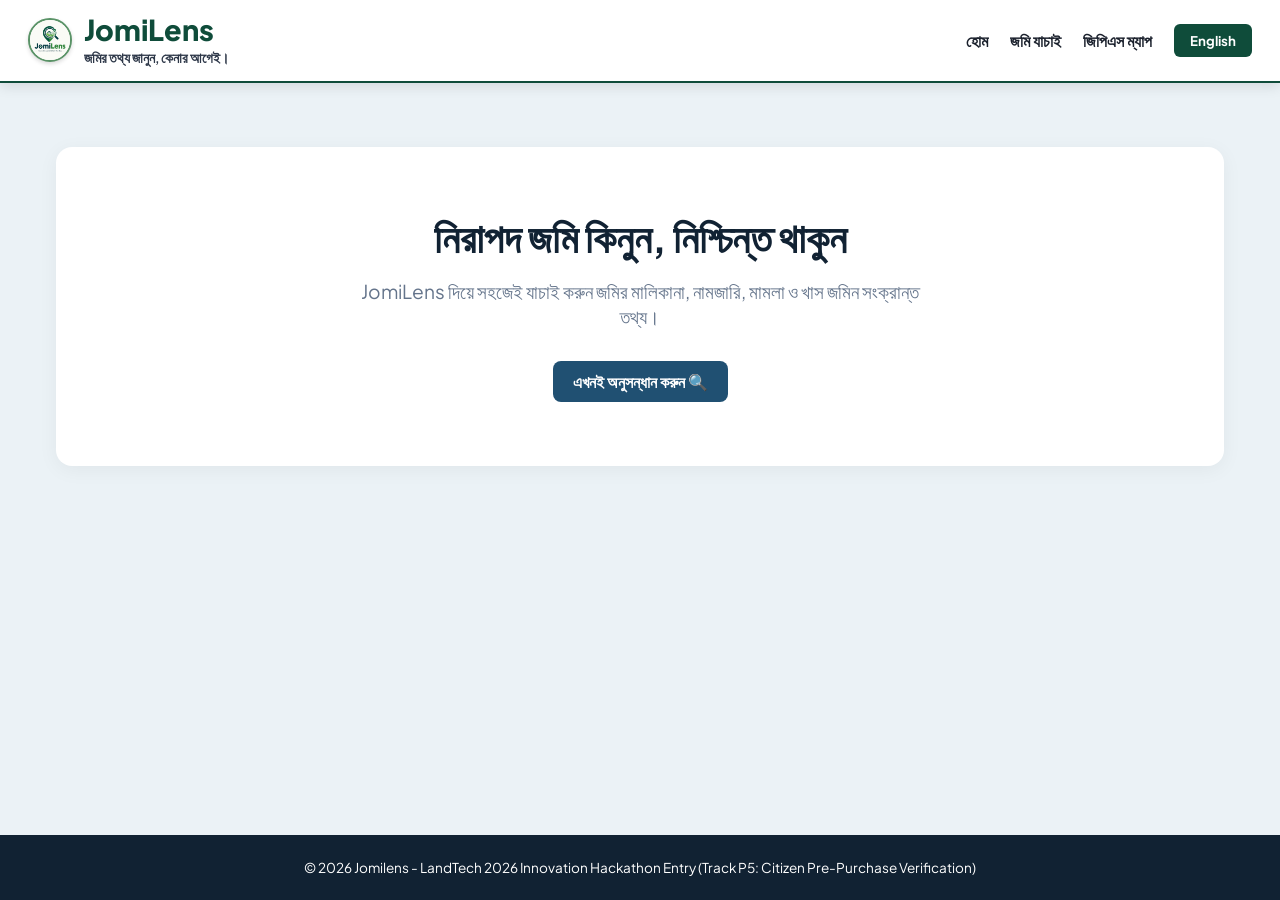
<file: index.html>
<!DOCTYPE html>
<html lang="en">
<head>
  <meta charset="UTF-8">
  <meta name="viewport" content="width=device-width, initial-scale=1.0">
  <title>Jomilens - "Know the Land, Before You Buy."</title>
  <link href="https://fonts.googleapis.com/css2?family=Plus+Jakarta+Sans:wght@400;500;600;700&display=swap" rel="stylesheet">
  <link rel="stylesheet" href="style.css">
</head>
<body>
  <!-- Splash Screen / Intro Animation -->
<div id="splash-screen">
  <img src="logo.png" alt="JomiLens Logo" class="splash-logo">
  <h1 class="splash-title">JomiLens</h1>
  <p class="splash-tagline" data-bn="জমির তথ্য জানুন, কেনার আগেই।" data-en="Know the Land, Before You Buy.">জমির তথ্য জানুন, কেনার আগেই।</p>
</div>

  <header class="navbar">
  <a href="index.html" class="brand">
    <div class="logo-icon">
      <img src="logo.png" alt="JomiLens Logo">
    </div>
    <div class="brand-text">
      <h1>JomiLens</h1>
      <p data-bn="জমির তথ্য জানুন, কেনার আগেই।" data-en="Know the Land, Before You Buy.">জমির তথ্য জানুন, কেনার আগেই।</p>
    </div>
  </a>
  <nav class="nav-links">
    <a href="index.html" data-bn="হোম" data-en="Home">হোম</a>
    <a href="search.html" data-bn="জমি যাচাই" data-en="Verify Land">জমি যাচাই</a>
    <a href="map.html" data-bn="জিপিএস ম্যাপ" data-en="GPS Map">জিপিএস ম্যাপ</a>
    <button class="btn btn-outline" id="langBtn" onclick="toggleLanguage()">English</button>
  </nav>
</header>

  <div class="container">
    <section class="hero">
  <h2 data-bn="নিরাপদ জমি কিনুন, নিশ্চিন্ত থাকুন" data-en="Buy Safe Land, Stay Secure">নিরাপদ জমি কিনুন, নিশ্চিন্ত থাকুন</h2>
  <p data-bn="JomiLens দিয়ে সহজেই যাচাই করুন জমির মালিকানা, নামজারি, মামলা ও খাস জমিন সংক্রান্ত তথ্য।" data-en="Verify land ownership, mutation history, legal disputes, and acquisition status effortlessly with JomiLens.">JomiLens দিয়ে সহজেই যাচাই করুন জমির মালিকানা, নামজারি, মামলা ও খাস জমিন সংক্রান্ত তথ্য।</p>
  <a href="search.html" class="btn btn-primary" data-bn="এখনই অনুসন্ধান করুন 🔍" data-en="Start Verification 🔍">এখনই অনুসন্ধান করুন 🔍</a>
</section>
  </div>

  <footer>
    <p>© 2026 Jomilens - LandTech 2026 Innovation Hackathon Entry (Track P5: Citizen Pre-Purchase Verification)</p>
  </footer>

  <script src="script.js"></script>
</body>
</html>
</file>
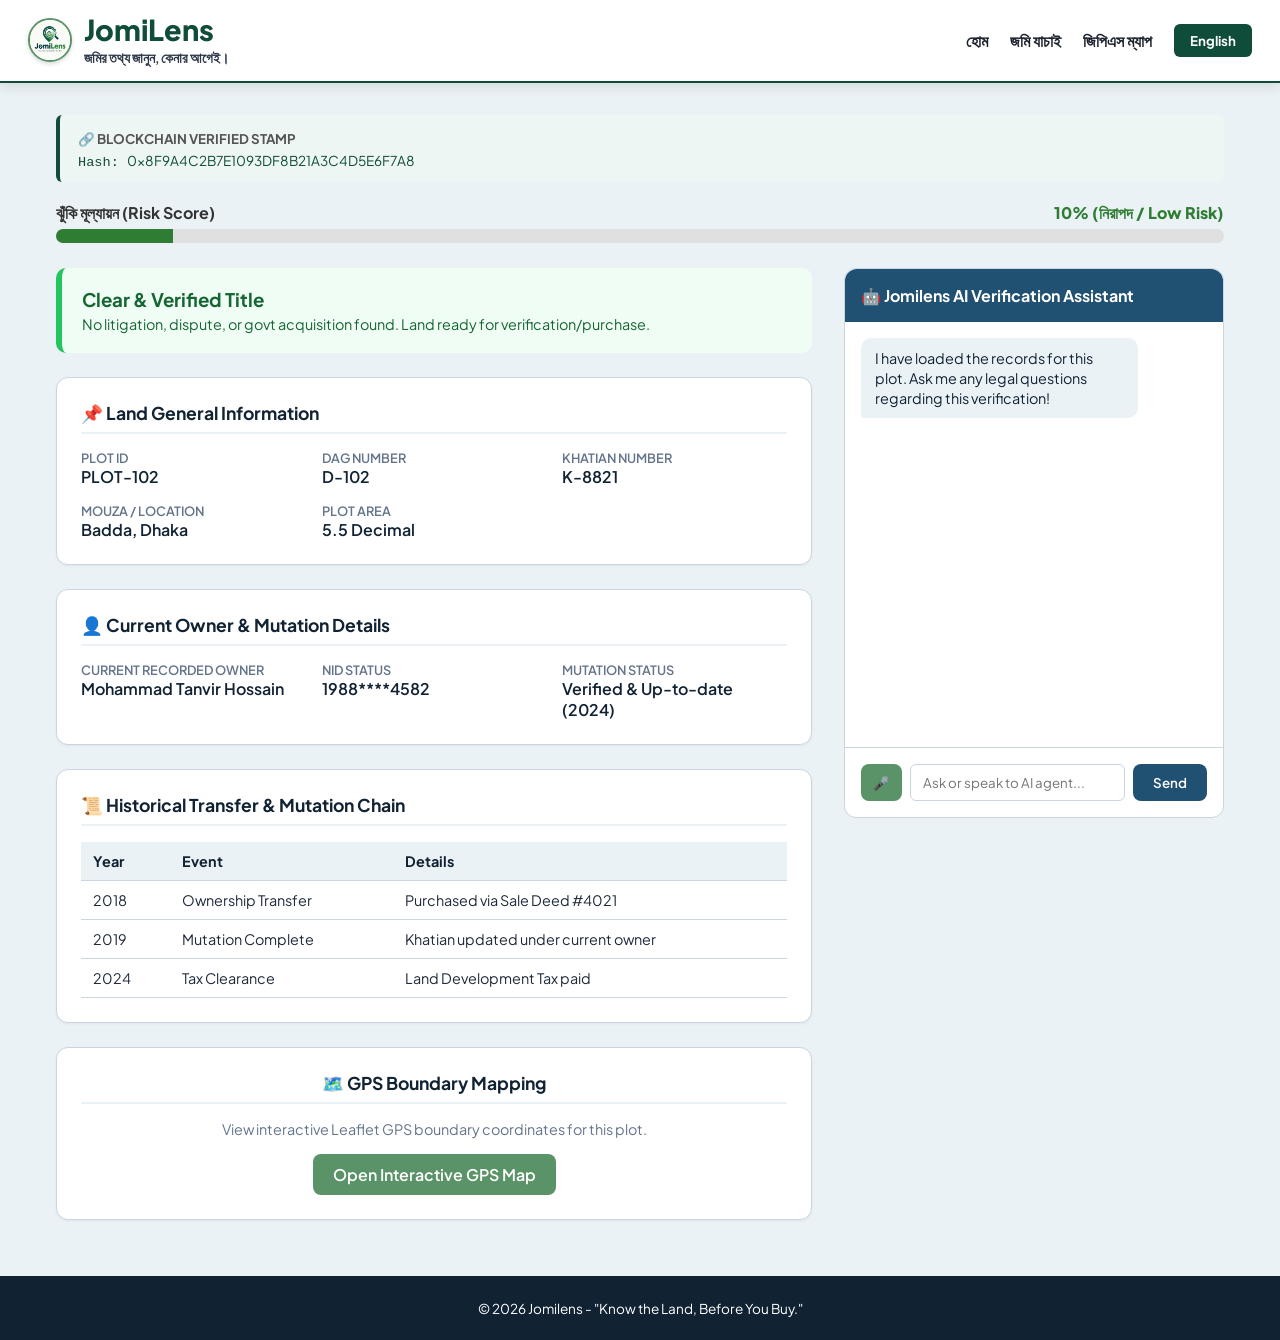
<file: result.html>
<!DOCTYPE html>
<html lang="en">
<head>
  <meta charset="UTF-8">
  <meta name="viewport" content="width=device-width, initial-scale=1.0">
  <title>Jomilens - Land Verification Result</title>
  <link href="https://fonts.googleapis.com/css2?family=Plus+Jakarta+Sans:wght@400;500;600;700&display=swap" rel="stylesheet">
  <link rel="stylesheet" href="style.css">
</head>
<body>

  <header class="navbar">
  <a href="index.html" class="brand">
    <div class="logo-icon">
      <img src="logo.png" alt="JomiLens Logo">
    </div>
    <div class="brand-text">
      <h1>JomiLens</h1>
      <p data-bn="জমির তথ্য জানুন, কেনার আগেই।" data-en="Know the Land, Before You Buy.">জমির তথ্য জানুন, কেনার আগেই।</p>
    </div>
  </a>
  <nav class="nav-links">
    <a href="index.html" data-bn="হোম" data-en="Home">হোম</a>
    <a href="search.html" data-bn="জমি যাচাই" data-en="Verify Land">জমি যাচাই</a>
    <a href="map.html" data-bn="জিপিএস ম্যাপ" data-en="GPS Map">জিপিএস ম্যাপ</a>
    <button class="btn btn-outline" id="langBtn" onclick="toggleLanguage()">English</button>
  </nav>
</header>

  <div class="container">
    <!-- Blockchain Hash Stamp -->
<div style="background: #eef6f3; padding: 12px 18px; border-left: 4px solid #0f4c3a; border-radius: 6px; margin-bottom: 20px;">
  <small style="color: #555; text-transform: uppercase; font-weight: 700;">🔗 Blockchain Verified Stamp</small>
  <div style="font-family: monospace; font-size: 0.85rem; color: #0f4c3a; word-break: break-all; margin-top: 4px;">
    Hash: <span id="blockHash">0x8F9A4C2B7E1093DF8B21A3C4D5E6F7A8</span>
  </div>
</div>

<!-- Multi-Tier Risk Meter -->
<div style="margin-bottom: 25px;">
  <div style="display: flex; justify-content: space-between; align-items: center; margin-bottom: 6px;">
    <span style="font-weight: 700; color: #333;" data-bn="ঝুঁকি মূল্যায়ন (Risk Score)" data-en="Risk Assessment Score">ঝুঁকি মূল্যায়ন (Risk Score):</span>
    <span id="riskPercentage" style="font-weight: 800; color: #2e7d32;">10% (নিরাপদ / Low Risk)</span>
  </div>
  <div style="width: 100%; background: #e0e0e0; height: 14px; border-radius: 7px; overflow: hidden;">
    <div id="riskBar" style="width: 10%; height: 100%; background: #2e7d32; transition: width 0.5s ease;"></div>
  </div>
</div>
    <div class="split-layout">
      <div>
        <div id="riskBox" class="risk-box risk-safe">
          <h3 id="riskTitle" style="font-weight: 700;">Loading Verification Status...</h3>
          <p id="riskDesc" style="font-size: 0.9rem; margin-top: 4px;"></p>
        </div>

        <div class="card">
          <h3 class="card-title">📌 Land General Information</h3>
          <div class="info-grid">
            <div class="info-item"><label>Plot ID</label><span id="resPlotId">-</span></div>
            <div class="info-item"><label>Dag Number</label><span id="resDag">-</span></div>
            <div class="info-item"><label>Khatian Number</label><span id="resKhatian">-</span></div>
            <div class="info-item"><label>Mouza / Location</label><span id="resMouza">-</span></div>
            <div class="info-item"><label>Plot Area</label><span id="resArea">-</span></div>
          </div>
        </div>

        <div class="card">
          <h3 class="card-title">👤 Current Owner & Mutation Details</h3>
          <div class="info-grid">
            <div class="info-item"><label>Current Recorded Owner</label><span id="resOwner">-</span></div>
            <div class="info-item"><label>NID Status</label><span id="resNid">-</span></div>
            <div class="info-item"><label>Mutation Status</label><span id="resMutation">-</span></div>
          </div>
        </div>

        <div class="card">
          <h3 class="card-title">📜 Historical Transfer & Mutation Chain</h3>
          <table class="custom-table">
            <thead>
              <tr>
                <th>Year</th>
                <th>Event</th>
                <th>Details</th>
              </tr>
            </thead>
            <tbody id="historyTableBody">
            </tbody>
          </table>
        </div>

        <div class="card" style="text-align: center;">
          <h3 class="card-title" style="justify-content: center;">🗺️ GPS Boundary Mapping</h3>
          <p style="color: var(--text-muted); margin-bottom: 1rem; font-size: 0.9rem;">View interactive Leaflet GPS boundary coordinates for this plot.</p>
          <a href="map.html" class="btn btn-success">Open Interactive GPS Map</a>
        </div>
      </div>

      <div>
        <div class="ai-panel">
          <div class="ai-header">🤖 Jomilens AI Verification Assistant</div>
          <div class="chat-box" id="chatBox">
            <div class="msg msg-bot">
              I have loaded the records for this plot. Ask me any legal questions regarding this verification!
            </div>
          </div>
          <div class="chat-input-area">
  <button class="btn" id="micBtn" onclick="startVoiceRecognition()" style="background: var(--soft-green); color: white; padding: 8px 12px;" title="Voice Search">🎤</button>
  <input type="text" id="chatInput" class="chat-input" placeholder="Ask or speak to AI agent..." onkeypress="if(event.key==='Enter') sendAiMessage()">
  <button class="btn btn-primary" onclick="sendAiMessage()">Send</button>
</div>
        </div>
      </div>
    </div>
  </div>

  <footer>
    <p>© 2026 Jomilens - "Know the Land, Before You Buy."</p>
  </footer>

  <script src="script.js"></script>
  <script>
    window.addEventListener('DOMContentLoaded', () => {
      let plotId = localStorage.getItem('selectedPlotId') || 'PLOT-102';
      let data = mockDatabase[plotId] || mockDatabase['PLOT-102'];

      const riskBox = document.getElementById('riskBox');
      const riskTitle = document.getElementById('riskTitle');
      const riskDesc = document.getElementById('riskDesc');

      riskTitle.innerText = data.riskTitle;
      riskDesc.innerText = data.riskDesc;

      riskBox.className = 'risk-box ' + (
        data.riskLevel === 'SAFE' ? 'risk-safe' :
        data.riskLevel === 'MEDIUM' ? 'risk-medium' : 'risk-high'
      );

      document.getElementById('resPlotId').innerText = data.plotId;
      document.getElementById('resDag').innerText = data.dag;
      document.getElementById('resKhatian').innerText = data.khatian;
      document.getElementById('resMouza').innerText = data.mouza;
      document.getElementById('resArea').innerText = data.area;
      document.getElementById('resOwner').innerText = data.owner;
      document.getElementById('resNid').innerText = data.nid;
      document.getElementById('resMutation').innerText = data.mutationStatus;

      const tbody = document.getElementById('historyTableBody');
      tbody.innerHTML = '';
      data.history.forEach(item => {
        const tr = document.createElement('tr');
        tr.innerHTML = `<td>${item.year}</td><td>${item.event}</td><td>${item.detail}</td>`;
        tbody.appendChild(tr);
      });
    });
  </script>
</body>
</html>
</file>
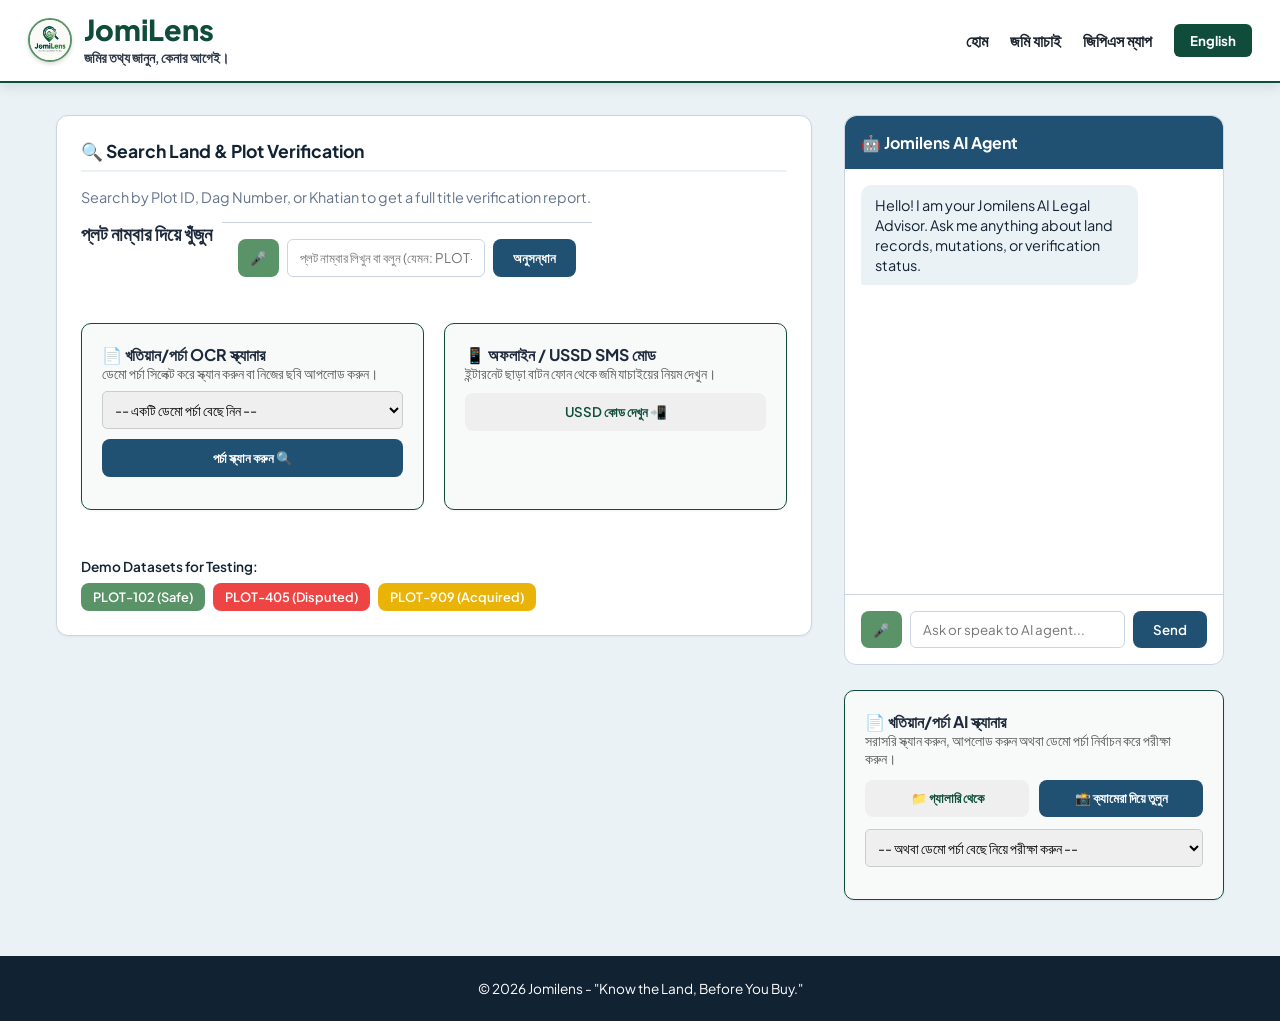
<file: search.html>
<!DOCTYPE html>
<html lang="en">
<head>
  <meta charset="UTF-8">
  <meta name="viewport" content="width=device-width, initial-scale=1.0">
  <title>Jomilens - Search Verification</title>
  <link href="https://fonts.googleapis.com/css2?family=Plus+Jakarta+Sans:wght@400;500;600;700&display=swap" rel="stylesheet">
  <link rel="stylesheet" href="style.css">
</head>
<body>

  <header class="navbar">
  <a href="index.html" class="brand">
    <div class="logo-icon">
      <img src="logo.png" alt="JomiLens Logo">
    </div>
    <div class="brand-text">
      <h1>JomiLens</h1>
      <p data-bn="জমির তথ্য জানুন, কেনার আগেই।" data-en="Know the Land, Before You Buy.">জমির তথ্য জানুন, কেনার আগেই।</p>
    </div>
  </a>
  <nav class="nav-links">
    <a href="index.html" data-bn="হোম" data-en="Home">হোম</a>
    <a href="search.html" data-bn="জমি যাচাই" data-en="Verify Land">জমি যাচাই</a>
    <a href="map.html" data-bn="জিপিএস ম্যাপ" data-en="GPS Map">জিপিএস ম্যাপ</a>
    <button class="btn btn-outline" id="langBtn" onclick="toggleLanguage()">English</button>
  </nav>
</header>

  <div class="container">
    <div class="split-layout">
      <div>
        <div class="card">
          <h2 class="card-title">🔍 Search Land & Plot Verification</h2>
          <p style="color: var(--text-muted); margin-bottom: 1rem; font-size: 0.9rem;">
            Search by Plot ID, Dag Number, or Khatian to get a full title verification report.
          </p>

          <div class="search-box">
  <h3 data-bn="প্লট নাম্বার দিয়ে খুঁজুন" data-en="Search by Plot Number">প্লট নাম্বার দিয়ে খুঁজুন</h3>
  <div class="chat-input-area">
    <button class="btn" id="micBtn" onclick="startVoiceRecognition()" style="background: var(--soft-green); color: white; padding: 8px 12px;" title="ভয়েস সার্চ">🎤</button>
    <input type="text" id="chatInput" class="chat-input" placeholder="প্লট নাম্বার লিখুন বা বলুন (যেমন: PLOT-102)..." onkeypress="if(event.key==='Enter') sendAiMessage()">
    <button class="btn btn-primary" onclick="sendAiMessage()" data-bn="অনুসন্ধান" data-en="Send">অনুসন্ধান</button>
  </div>
</div>
<!-- Advanced Features Section -->
<div class="advanced-features-grid" style="margin-top: 30px; display: grid; grid-template-columns: repeat(auto-fit, minmax(280px, 1fr)); gap: 20px;">
  
  <!-- Feature 1: Porcha OCR Scanner with Demo Samples -->
  <div class="card" style="padding: 20px; border-radius: 10px; background: #f8faf9; border: 1px solid #0f4c3a;">
    <h4 data-bn="📄 খতিয়ান/পর্চা OCR স্ক্যানার" data-en="📄 Khatian Document OCR Scanner">📄 খতিয়ান/পর্চা OCR স্ক্যানার</h4>
    <p style="font-size: 0.85rem; color: #555;" data-bn="ডেমো পর্চা সিলেক্ট করে স্ক্যান করুন বা নিজের ছবি আপলোড করুন।" data-en="Select a demo khatian sample or upload your own.">ডেমো পর্চা সিলেক্ট করে স্ক্যান করুন বা নিজের ছবি আপলোড করুন।</p>
    
    <!-- Demo Samples Dropdown -->
    <select id="demoPorchaSelect" style="width: 100%; padding: 8px; margin-top: 8px; border-radius: 5px; border: 1px solid #ccc; font-size: 0.9rem;">
      <option value="" data-bn="-- একটি ডেমো পর্চা বেছে নিন --" data-en="-- Select a Demo Khatian --">-- একটি ডেমো পর্চা বেছে নিন --</option>
      <option value="genuine" data-bn="📄 ডেমো ১: আসল খতিয়ান (#৫০২ - নিরাপদ)" data-en="📄 Demo 1: Genuine Khatian (#502 - Safe)">📄 ডেমো ১: আসল খতিয়ান (#৫০২ - নিরাপদ)</option>
      <option value="tampered" data-bn="📄 ডেমো ২: জালিয়াতি করা খতিয়ান (#১০৫ - ভুয়া)" data-en="📄 Demo 2: Tampered Khatian (#105 - Forged)">📄 ডেমো ২: জালিয়াতি করা খতিয়ান (#১০৫ - ভুয়া)</option>
      <option value="disputed" data-bn="📄 ডেমো ৩: মামলাযুক্ত খতিয়ান (#৩০৯ - হাইকোর্ট স্থগিতাদেশ)" data-en="📄 Demo 3: Disputed Khatian (#309 - Court Stay)">📄 ডেমো ৩: মামলাযুক্ত খতিয়ান (#৩০৯ - হাইকোর্ট স্থগিতাদেশ)</option>
    </select>

    <!-- Scan Button -->
    <button class="btn btn-primary" onclick="processDemoOCR()" style="width: 100%; margin-top: 10px;" data-bn="পর্চা স্ক্যান করুন 🔍" data-en="Scan Document 🔍">পর্চা স্ক্যান করুন 🔍</button>
    
    <!-- OCR Result Box -->
    <div id="ocrResult" style="margin-top: 12px; font-weight: bold; font-size: 0.85rem; line-height: 1.4;"></div>
  </div>

  <!-- Feature 2: USSD / Offline SMS Mode -->
  <div class="card" style="padding: 20px; border-radius: 10px; background: #f8faf9; border: 1px solid #0f4c3a;">
    <h4 data-bn="📱 অফলাইন / USSD SMS মোড" data-en="📱 Offline / USSD SMS Mode">📱 অফলাইন / USSD SMS মোড</h4>
    <p style="font-size: 0.85rem; color: #555;" data-bn="ইন্টারনেট ছাড়া বাটন ফোন থেকে জমি যাচাইয়ের নিয়ম দেখুন।" data-en="Verify land without internet using button phones.">ইন্টারনেট ছাড়া বাটন ফোন থেকে জমি যাচাইয়ের নিয়ম দেখুন।</p>
    <button class="btn btn-outline" onclick="showUSSDModal()" style="width: 100%; margin-top: 10px; border-color: #0f4c3a; color: #0f4c3a;" data-bn="USSD কোড দেখুন 📲" data-en="View USSD Guide 📲">USSD কোড দেখুন 📲</button>
  </div>

</div>

<!-- USSD Modal Popup -->
<div id="ussdModal" style="display: none; position: fixed; top: 0; left: 0; width: 100vw; height: 100vh; background: rgba(0,0,0,0.6); z-index: 10000; justify-content: center; align-items: center;">
  <div style="background: white; padding: 25px; border-radius: 12px; max-width: 400px; width: 90%; text-align: center; position: relative;">
    <h3 style="color: #0f4c3a;" data-bn="অফলাইন USSD & SMS সার্ভিস" data-en="Offline USSD & SMS Service">অফলাইন USSD & SMS সার্ভিস</h3>
    <hr style="margin: 15px 0;">
    <p style="text-align: left; font-size: 0.9rem; line-height: 1.6;">
      <b>১. USSD ডায়াল:</b> <code>*16165#</code> চাপুন এবং ডায়াল অপশনে প্লট নম্বর লিখুন।<br>
      <b>২. SMS পদ্ধতি:</b> মেসেজে লিখুন <code>JOMI &lt;Plot_No&gt;</code> এবং পাঠিয়ে দিন <b>16165</b> নম্বরে।
    </p>
    <button class="btn btn-primary" onclick="closeUSSDModal()" style="margin-top: 15px;" data-bn="বন্ধ করুন" data-en="Close">বন্ধ করুন</button>
  </div>
</div>

          <div id="searchWarning" class="warning-alert">
            <span id="searchWarningText">⚠️ Please enter a valid Plot ID, Dag, or Khatian number before searching!</span>
          </div>

          <div style="margin-top: 1.5rem;">
            <p style="font-size: 0.85rem; font-weight: 600; color: var(--navy); margin-bottom: 8px;">Demo Datasets for Testing:</p>
            <div style="display: flex; gap: 8px; flex-wrap: wrap;">
              <button class="btn btn-success" style="padding: 6px 12px; font-size: 0.8rem;" onclick="handleSearch('PLOT-102')">PLOT-102 (Safe)</button>
              <button class="btn" style="padding: 6px 12px; font-size: 0.8rem; background: #EF4444; color: white;" onclick="handleSearch('PLOT-405')">PLOT-405 (Disputed)</button>
              <button class="btn" style="padding: 6px 12px; font-size: 0.8rem; background: #EAB308; color: white;" onclick="handleSearch('PLOT-909')">PLOT-909 (Acquired)</button>
            </div>
          </div>
        </div>
      </div>

      <div>
        <div class="ai-panel">
          <div class="ai-header">🤖 Jomilens AI Agent</div>
          <div class="chat-box" id="chatBox">
            <div class="msg msg-bot">
              Hello! I am your Jomilens AI Legal Advisor. Ask me anything about land records, mutations, or verification status.
            </div>
          </div>
          <div class="chat-input-area">
  <button class="btn" id="micBtn" onclick="startVoiceRecognition()" style="background: var(--soft-green); color: white; padding: 8px 12px;" title="Voice Search">🎤</button>
  <input type="text" id="chatInput" class="chat-input" placeholder="Ask or speak to AI agent..." onkeypress="if(event.key==='Enter') sendAiMessage()">
  <button class="btn btn-primary" onclick="sendAiMessage()">Send</button>
</div>
        </div>
        <!-- Feature 1: Porcha OCR Scanner (Camera, Gallery & Demo) -->
  <!-- 📄 ১টিমাত্র সমন্বিত পর্চা AI স্ক্যানার কার্ড (All-in-One OCR Scanner) -->
<div class="card" style="padding: 20px; border-radius: 10px; background: #f8faf9; border: 1px solid #0f4c3a; margin-top: 25px;">
  <h4 data-bn="📄 খতিয়ান/পর্চা AI স্ক্যানার" data-en="📄 Khatian Document AI Scanner">📄 খতিয়ান/পর্চা AI স্ক্যানার</h4>
  <p style="font-size: 0.85rem; color: #555; margin-bottom: 12px;" data-bn="সরাসরি স্ক্যান করুন, আপলোড করুন অথবা ডেমো পর্চা নির্বাচন করে পরীক্ষা করুন।" data-en="Scan live, upload photo, or pick a demo khatian sample.">সরাসরি স্ক্যান করুন, আপলোড করুন অথবা ডেমো পর্চা নির্বাচন করে পরীক্ষা করুন.</p>
  
  <!-- Gallery & Camera Upload Actions -->
  <div style="display: flex; gap: 10px; margin-bottom: 12px;">
    <!-- Gallery Input -->
    <input type="file" id="galleryInput" accept="image/*" style="display: none;" onchange="handleRealUpload(event)">
    <button class="btn btn-outline" onclick="document.getElementById('galleryInput').click()" style="flex: 1; font-size: 0.8rem; border-color: #0f4c3a; color: #0f4c3a;" data-bn="📁 গ্যালারি থেকে" data-en="📁 Gallery">📁 গ্যালারি থেকে</button>

    <!-- Camera Input -->
    <input type="file" id="cameraInput" accept="image/*" capture="environment" style="display: none;" onchange="handleRealUpload(event)">
    <button class="btn btn-primary" onclick="document.getElementById('cameraInput').click()" style="flex: 1; font-size: 0.8rem;" data-bn="📸 ক্যামেরা দিয়ে তুলুন" data-en="📸 Live Camera">📸 ক্যামেরা দিয়ে তুলুন</button>
  </div>

  <!-- Demo Dropdown Options -->
  <select id="demoPorchaSelect" style="width: 100%; padding: 8px; border-radius: 5px; border: 1px solid #ccc; font-size: 0.88rem;" onchange="processDemoOCR()">
    <option value="" data-bn="-- অথবা ডেমো পর্চা বেছে নিয়ে পরীক্ষা করুন --" data-en="-- Or Select a Demo Khatian Sample --">-- অথবা ডেমো পর্চা বেছে নিয়ে পরীক্ষা করুন --</option>
    <option value="genuine" data-bn="📄 ডেমো ১: আসল খতিয়ান (#৫০২ - নিরাপদ)" data-en="📄 Demo 1: Genuine Khatian (#502 - Safe)">📄 ডেমো ১: আসল খতিয়ান (#৫০২ - নিরাপদ)</option>
    <option value="tampered" data-bn="📄 ডেমো ২: জালিয়াতি করা খতিয়ান (#১০৫ - ভুয়া)" data-en="📄 Demo 2: Tampered Khatian (#105 - Forged)">📄 ডেমো ২: জালিয়াতি করা খতিয়ান (#১০৫ - ভুয়া)</option>
    <option value="disputed" data-bn="📄 ডেমো ৩: মামলাযুক্ত খতিয়ান (#৩০৯ - হাইকোর্ট স্থগিতাদেশ)" data-en="📄 Demo 3: Disputed Khatian (#309 - Court Stay)">📄 ডেমো ৩: মামলাযুক্ত খতিয়ান (#৩০৯ - হাইকোর্ট স্থগিতাদেশ)</option>
  </select>
  
  <!-- Single OCR Output Display -->
  <div id="ocrResult" style="margin-top: 12px; font-weight: bold; font-size: 0.85rem; line-height: 1.4;"></div>
</div>
      </div>
    </div>
  </div>

  <footer>
    <p>© 2026 Jomilens - "Know the Land, Before You Buy."</p>
  </footer>

  <script src="script.js"></script>
</body>
</html>
</file>
<file: style.css>
:root {
  --navy: #112233;
  --teal: #205072;
  --ice-blue: #EBF2F6;
  --soft-green: #5A9367;
  --forest-green: #32523B;
  --card-bg: #FFFFFF;
  --text-dark: #1E293B;
  --text-muted: #64748B;
  --border-color: #CBD5E1;
  --danger-bg: #FEF2F2;
  --danger-border: #EF4444;
  --danger-text: #991B1B;
  --warning-bg: #FEFCE8;
  --warning-border: #EAB308;
  --warning-text: #854D0E;
  --safe-bg: #F0FDF4;
  --safe-border: #22C55E;
  --safe-text: #166534;
}

* {
  box-sizing: border-box;
  margin: 0;
  padding: 0;
  font-family: 'Plus Jakarta Sans', system-ui, -apple-system, sans-serif;
}

body {
  background-color: var(--ice-blue);
  color: var(--text-dark);
  min-height: 100vh;
  display: flex;
  flex-direction: column;
}

/* --- High Contrast Navbar Styling --- */
.navbar {
  display: flex;
  justify-content: space-between;
  align-items: center;
  padding: 14px 28px;
  background-color: #ffffff;
  border-bottom: 2px solid #0f4c3a; /* Deep Emerald line for contrast */
  box-shadow: 0 4px 12px rgba(0, 0, 0, 0.1);
  width: 100%;
  box-sizing: border-box;
  flex-wrap: nowrap;
}

.brand {
  display: flex;
  align-items: center;
  gap: 12px;
  text-decoration: none;
}

.nav-links {
  display: flex;
  align-items: center;
  gap: 20px;
}

.logo-icon {
  width: 44px;
  height: 44px;
  background: white;
  border-radius: 50%;
  display: flex;
  align-items: center;
  justify-content: center;
  border: 2px solid var(--soft-green);
  overflow: hidden;
  box-shadow: 0 2px 4px rgba(0,0,0,0.15);
}

.logo-icon img {
  width: 100%;
  height: 100%;
  object-fit: cover;
}

.brand-text h1 {
  font-size: 1.8rem;
  font-weight: 800;
  color: #0f4c3a; /* High Contrast Deep Emerald */
  margin: 0;
  line-height: 1.1;
}

.brand-text p {
  font-size: 0.85rem;
  font-weight: 600;
  color: #2d3748; /* Dark Grey for sharp readability */
  margin: 3px 0 0 0;
}

.nav-links {
  display: flex;
  align-items: center;
  gap: 22px;
}

.nav-links a {
  text-decoration: none;
  font-size: 1rem;
  font-weight: 700;
  color: #1a202c; /* High contrast text color */
  transition: color 0.2s ease-in-out;
}

.nav-links a:hover {
  color: #0f4c3a;
}

.lang-switch {
  background: rgba(255, 255, 255, 0.1);
  border: 1px solid rgba(255, 255, 255, 0.2);
  color: white;
  padding: 6px 12px;
  border-radius: 20px;
  cursor: pointer;
  font-weight: 600;
  font-size: 0.85rem;
  display: flex;
  align-items: center;
  gap: 6px;
}

.container {
  max-width: 1200px;
  margin: 0 auto;
  padding: 2rem 1rem;
  width: 100%;
  flex: 1;
}

.split-layout {
  display: grid;
  grid-template-columns: 1fr 380px;
  gap: 2rem;
  align-items: start;
}

@media (max-width: 900px) {
  .split-layout {
    grid-template-columns: 1fr;
  }
}

.card {
  background: var(--card-bg);
  border-radius: 12px;
  padding: 1.5rem;
  border: 1px solid var(--border-color);
  box-shadow: 0 1px 3px rgba(0,0,0,0.05);
  margin-bottom: 1.5rem;
}

.card-title {
  font-size: 1.1rem;
  font-weight: 700;
  color: var(--navy);
  margin-bottom: 1rem;
  display: flex;
  align-items: center;
  gap: 8px;
  border-bottom: 2px solid var(--ice-blue);
  padding-bottom: 0.5rem;
}

.btn {
  display: inline-block;
  padding: 10px 20px;
  border-radius: 8px;
  font-weight: 600;
  text-decoration: none;
  cursor: pointer;
  border: none;
  transition: all 0.2s;
  text-align: center;
}

.btn-primary {
  background-color: var(--teal);
  color: white;
}

.btn-primary:hover {
  background-color: var(--navy);
}

.btn-success {
  background-color: var(--soft-green);
  color: white;
}

.btn-success:hover {
  background-color: var(--forest-green);
}

.hero {
  text-align: center;
  padding: 4rem 1rem;
  background: white;
  border-radius: 16px;
  box-shadow: 0 4px 20px rgba(0,0,0,0.05);
  margin-top: 2rem;
}

.hero h2 {
  font-size: 2.5rem;
  color: var(--navy);
  margin-bottom: 1rem;
}

.hero p {
  font-size: 1.2rem;
  color: var(--text-muted);
  max-width: 600px;
  margin: 0 auto 2rem auto;
}

.preset-pills {
  display: flex;
  justify-content: center;
  gap: 10px;
  margin-top: 1rem;
}

.pill {
  background: var(--ice-blue);
  padding: 6px 12px;
  border-radius: 20px;
  font-size: 0.85rem;
  cursor: pointer;
  border: 1px solid var(--border-color);
}

.pill:hover {
  background: var(--teal);
  color: white;
}

.search-box {
  display: flex;
  gap: 10px;
  margin-bottom: 1rem;
}

.search-input {
  flex: 1;
  padding: 12px 16px;
  border: 2px solid var(--border-color);
  border-radius: 8px;
  font-size: 1rem;
  outline: none;
}

.search-input:focus {
  border-color: var(--teal);
}

.warning-alert {
  background: var(--danger-bg);
  border: 1px solid var(--danger-border);
  color: var(--danger-text);
  padding: 12px;
  border-radius: 8px;
  font-weight: 600;
  margin-top: 10px;
  display: none;
}

.risk-box {
  padding: 1.25rem;
  border-radius: 10px;
  margin-bottom: 1.5rem;
  border-left: 6px solid;
}

.risk-safe {
  background: var(--safe-bg);
  border-color: var(--safe-border);
  color: var(--safe-text);
}

.risk-medium {
  background: var(--warning-bg);
  border-color: var(--warning-border);
  color: var(--warning-text);
}

.risk-high {
  background: var(--danger-bg);
  border-color: var(--danger-border);
  color: var(--danger-text);
}

.info-grid {
  display: grid;
  grid-template-columns: repeat(auto-fit, minmax(200px, 1fr));
  gap: 1rem;
}

.info-item label {
  display: block;
  font-size: 0.8rem;
  color: var(--text-muted);
  text-transform: uppercase;
  font-weight: 600;
}

.info-item span {
  font-size: 1rem;
  font-weight: 600;
  color: var(--navy);
}

.custom-table {
  width: 100%;
  border-collapse: collapse;
  margin-top: 0.5rem;
}

.custom-table th, .custom-table td {
  padding: 10px 12px;
  text-align: left;
  border-bottom: 1px solid var(--border-color);
  font-size: 0.9rem;
}

.custom-table th {
  background: var(--ice-blue);
  color: var(--navy);
  font-weight: 700;
}

.ai-panel {
  background: white;
  border-radius: 12px;
  border: 1px solid var(--border-color);
  height: 550px;
  display: flex;
  flex-direction: column;
}

.ai-header {
  background: var(--teal);
  color: white;
  padding: 1rem;
  border-radius: 12px 12px 0 0;
  font-weight: 700;
  display: flex;
  align-items: center;
  gap: 8px;
}

.chat-box {
  flex: 1;
  padding: 1rem;
  overflow-y: auto;
  display: flex;
  flex-direction: column;
  gap: 10px;
}

.msg {
  max-width: 80%;
  padding: 10px 14px;
  border-radius: 10px;
  font-size: 0.9rem;
  line-height: 1.4;
}

.msg-bot {
  background: var(--ice-blue);
  color: var(--navy);
  align-self: flex-start;
  border-bottom-left-radius: 2px;
}

.msg-user {
  background: var(--teal);
  color: white;
  align-self: flex-end;
  border-bottom-right-radius: 2px;
}

.chat-input-area {
  padding: 1rem;
  border-top: 1px solid var(--border-color);
  display: flex;
  gap: 8px;
}

.chat-input {
  flex: 1;
  padding: 8px 12px;
  border: 1px solid var(--border-color);
  border-radius: 6px;
  outline: none;
}

#map {
  width: 100%;
  height: 500px;
  border-radius: 12px;
}

footer {
  text-align: center;
  padding: 1.5rem;
  background: var(--navy);
  color: white;
  font-size: 0.85rem;
  margin-top: auto;
}

/* --- Fix Extra Horizontal Scroll / Right Side Space --- */
html, body {
  max-width: 100%;
  overflow-x: hidden;
  margin: 0;
  padding: 0;
}

/* --- Intro / Splash Screen Animation --- */
#splash-screen {
  position: fixed;
  top: 0;
  left: 0;
  width: 100vw;
  height: 100vh;
  background: #ffffff;
  display: flex;
  flex-direction: column;
  justify-content: center;
  align-items: center;
  z-index: 9999;
  animation: fadeOutSplash 0.8s ease-in-out 2.5s forwards;
}

.splash-logo {
  width: 110px;
  height: 110px;
  border-radius: 50%;
  object-fit: cover;
  box-shadow: 0 4px 15px rgba(0,0,0,0.15);
  transform: scale(0);
  animation: logoZoom 0.8s cubic-bezier(0.175, 0.885, 0.32, 1.275) 0.2s forwards;
}

.splash-title {
  font-size: 2.2rem;
  color: var(--teal, #0f4c3a);
  margin-top: 15px;
  opacity: 0;
  transform: translateY(15px);
  animation: textFadeUp 0.6s ease 0.9s forwards;
}

.splash-tagline {
  font-size: 1rem;
  color: #555;
  margin-top: 5px;
  opacity: 0;
  transform: translateY(15px);
  animation: textFadeUp 0.6s ease 1.3s forwards;
}

/* Keyframe Animations */
@keyframes logoZoom {
  to {
    transform: scale(1);
  }
}

@keyframes textFadeUp {
  to {
    opacity: 1;
    transform: translateY(0);
  }
}

@keyframes fadeOutSplash {
  to {
    opacity: 0;
    visibility: hidden;
  }
}

#langBtn {
  background-color: #0f4c3a;
  color: #ffffff;
  font-weight: 700;
  padding: 8px 16px;
  border-radius: 6px;
  border: none;
  cursor: pointer;
  transition: background-color 0.2s ease;
}

#langBtn:hover {
  background-color: #0a3528;
}

/* Mobile Screen Overflow & Responsiveness Fix */
html, body {
    max-width: 100% !important;
    overflow-x: hidden !important;
}

@media screen and (max-width: 768px) {
    .container, .chat-container, .ocr-card, .search-box {
        width: 95% !important;
        max-width: 100% !important;
        margin: 0 auto !important;
        box-sizing: border-box !important;
    }

    /* ফোনে বাটন ও চ্যাট বক্সের সাইজ ঠিক করার জন্য */
    #chatBox {
        max-height: 350px !important;
        overflow-y: auto !important;
    }
    
    input, select, button {
        font-size: 15px !important;
    }
}
</file>
